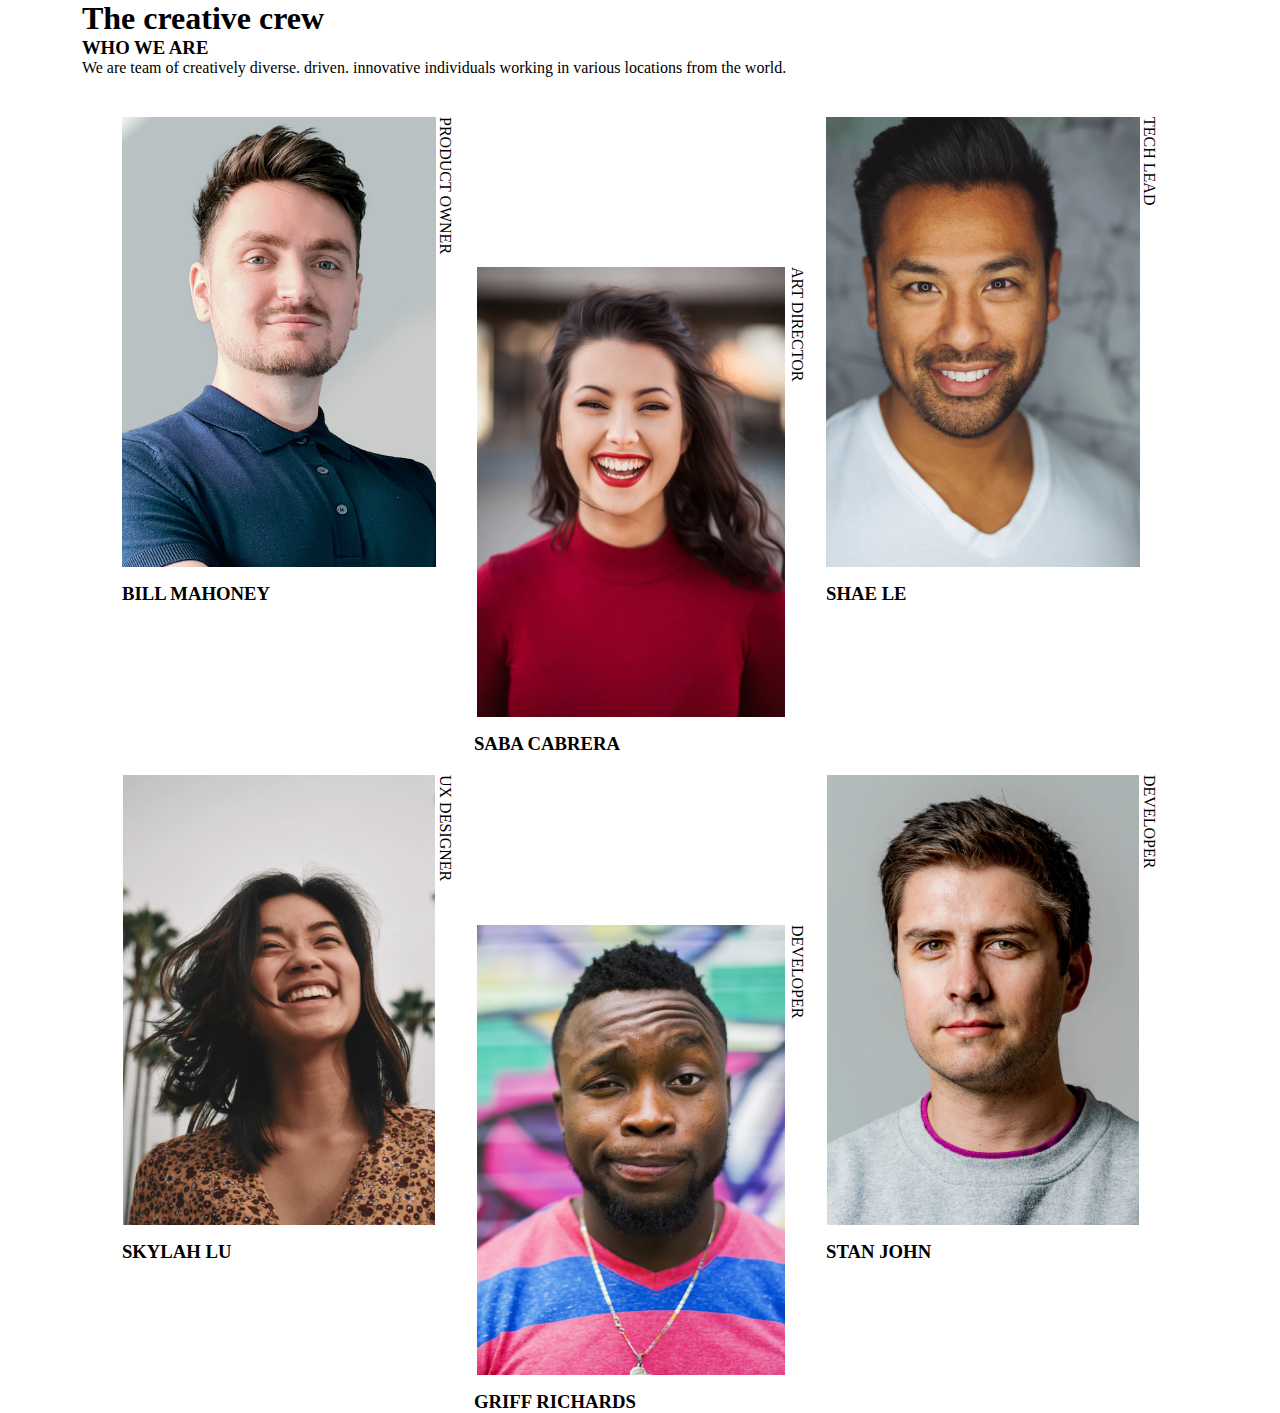
<file: myteam/index.html>
<!DOCTYPE html>
<html lang="en">
	<head>
		<meta charset="UTF-8" />
		<meta http-equiv="X-UA-Compatible" content="IE=edge" />
		<meta name="viewport" content="width=device-width, initial-scale=1.0" />
		<title>MY TEAM</title>
		<link rel="stylesheet" href="style.css" />
	</head>
    <div id="container">
	<body>
		<header>
			<div class="top">
				<h1>The creative crew</h1>
			</div>
			<div class="desc">
				<h3>WHO WE ARE</h3>
				<p>
					We are team of creatively diverse. driven. innovative individuals
					working in various locations from the world.
				</p>
			</div>
		</header>
		<main>
			
				<div class="holder">
					<div id="figurecon">
						<div class="figcontxt-1">
							<img
                            class="pfp"
								src="photo1.png"
								alt=""
							/>
							<span>PRODUCT OWNER</span>
						</div>
						<div class="name">
							<h3>BILL MAHONEY</h3>
						</div>
					</div>
					<div id="figurecon">
						<div class="figcontxt-2">
							<img
                            class="pfp"
								src="photo2.png"
								alt=""
							/>
							<span>ART DIRECTOR</span>
						</div>
						<div class="name">
							<h3>Saba Cabrera</h3>
						</div>
					</div>
					<div id="figurecon">
						<div class="figcontxt-3">
							<img
								class="pfp"
								src="photo3.png"
								alt=""
							/>
							<span>TECH LEAD</span>
						</div>
						<div class="name">
							<h3>Shae Le</h3>
						</div>
					</div>
                    <div id="figurecon">
						<div class="figcontxt-4">
							<img
								class="pfp"
								src="photo4.png"
								alt=""
							/>
							<span>UX DESIGNER</span>
						</div>
						<div class="name">
							<h3>Skylah Lu</h3>
						</div>
					</div>
                    <div id="figurecon">
						<div class="figcontxt-5">
							<img
								class="pfp"
								src="photo5.png"
								alt=""
							/>
							<span>DEVELOPER</span>
						</div>
						<div class="name">
							<h3>Griff Richards</h3>
						</div>
					</div>
                    <div id="figurecon">
						<div class="figcontxt-6">
							<img
								class="pfp"
								src="photo6.png"
								alt=""
							/>
							<span>DEVELOPER</span>
						</div>
						<div class="name">
							<h3>Stan John</h3>
						</div>
					</div>
				</div>
			</div>
		</main>
	</body>
</html>
</file>
<file: myteam/style.css>
* {
    margin: 0;
    padding: 0;
    box-sizing: border-box;

}
@import url('https://fonts.googleapis.com/css2?family=Montserrat:wght@500;700&family=PT+Serif:wght@400;700&family=Poppins:wght@400;600&display=swap');

body{
    width: 90vw;
    height: 90vh;
    margin: auto;
    display: flex;
    flex-direction: column;
    justify-content: space-between;
}
#container{
    display: grid;
    grid-template-rows: auto 1fr auto;
    justify-content: center;
 
}
h1, span, p, h3{
    font-family: 'PT Serif', serif;
}
h3,span{
    text-transform: uppercase;

}
span{
    writing-mode: vertical-rl;
    font-weight: 400;
}
 .figtxt{
     display: flex;
     width: 100%;
    
 }
img{
    max-width: 450px;
    max-height: 450px;
   
}
.pfp{
    object-fit: cover;
}
.name{

    font-size: 1rem;
    margin-right: 1rem;
    margin-top: 1rem;
    font-family: 'PT Serif', serif;
}
.holder{
    display: grid;
    grid-template-columns: repeat(3,1fr);
    gap: 20px;
    margin: 20px;
    padding: 20px;
    max-width: 1400px;
    max-height: 1200px;
}
#figurecon{
    display: flex;
    flex-direction: column;
    
}
.pfp{
    width: 100%;
  object-fit: contain;
}
 
 .figcontxt-1{
     display: flex;
      
     justify-content: flex-start;
 }
 .figcontxt-2{
    display: flex;
    margin-top: 150px;
     
}
.figcontxt-3{
    display: flex;
    justify-content: flex-start;
}
.figcontxt-4{
    display: flex;
    justify-content: flex-start;
}
.figcontxt-5{
    display: flex;
    margin-top: 150px;
    justify-content: flex-start;
}
.figcontxt-6{
    display: flex;
    justify-content: flex-start;
}
</file>
